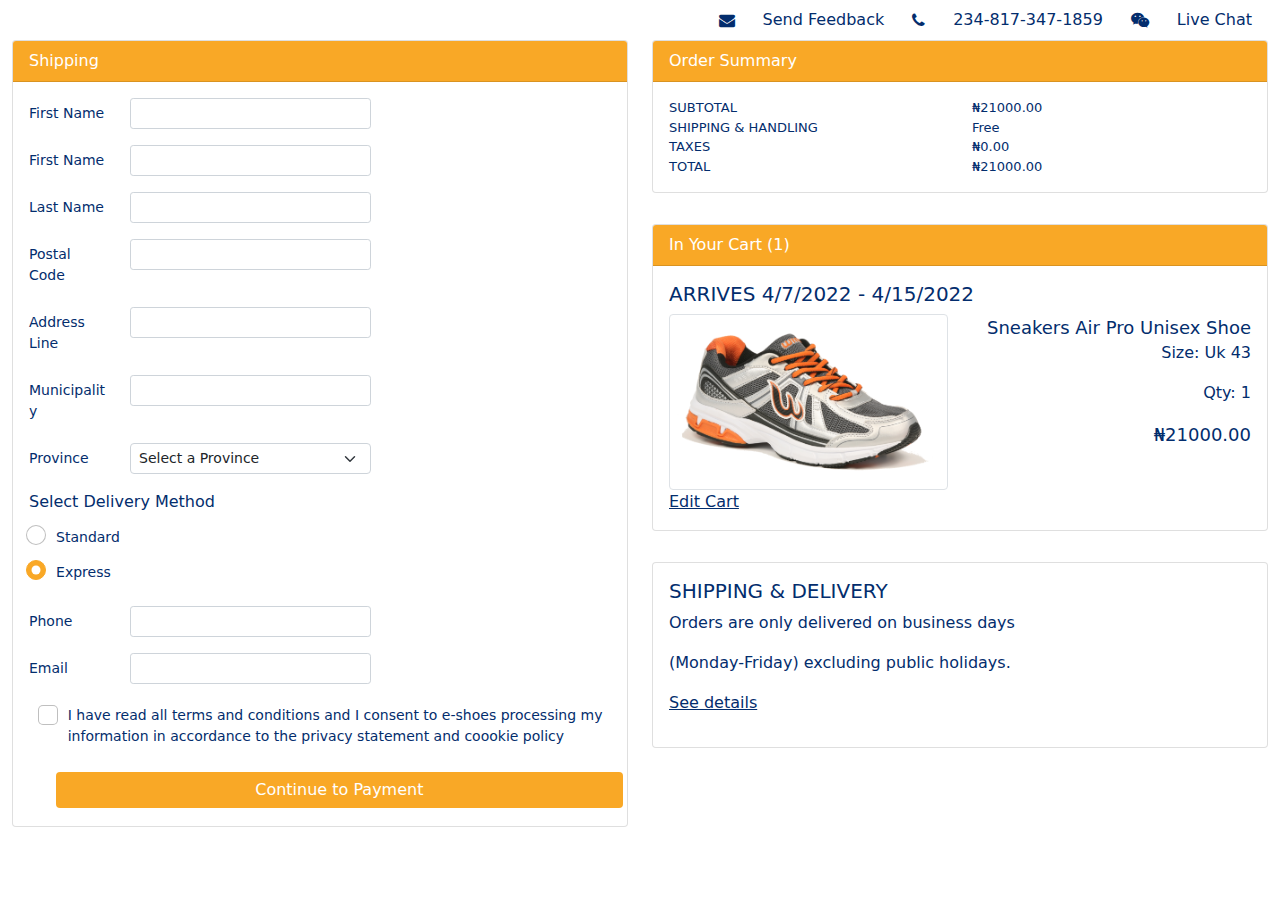
<file: checkout.html>
<!doctype html>
<html lang="en">
    <head>
        <link rel="stylesheet" href="https://cdnjs.cloudflare.com/ajax/libs/font-awesome/4.7.0/css/font-awesome.min.css">
        <link href="./assets/css/bootstrap-grid.min.css" rel="stylesheet">
        <link href="./assets/css/bootstrap.min.css" rel="stylesheet">
        <link href="./assets/css/checkout.css" rel="stylesheet" >
        <link rel="icon" href="" type="image/icon type">
        <link rel="stylesheet" href="https://cdnjs.cloudflare.com/ajax/libs/font-awesome/4.7.0/css/font-awesome.min.css">
    
        <title>
         Checkout
        </title>
        </head>
        <body>
             <!-- Option 1: Bootstrap Bundle with Popper -->
            <script src="./assets/js/bootstrap.js"></script>
            <script src="https://cdn.jsdelivr.net/npm/@popperjs/core@2.10.2/dist/umd/popper.min.js"></script>
           
            <div class="container-fluid">
                <!-- For top display Menu-->
                <div class="row topnav">
                    <ul class="nav justify-content-end">
                        <span class="input-group-text" id="basic-addon1"><i class="fa fa-envelope icon"></i></span>
                        <li class="nav-item">
                          <a class="nav-link"href="#">Send Feedback</a>
                        </li>
                        <span class="input-group-text" id="basic-addon1"><i class="fa fa-phone icon"></i></span>
                        <li class="nav-item">
                          <a class="nav-link" href="#">234-817-347-1859</a>
                        </li>
                        <span class="input-group-text" id="basic-addon1"><i class="fa fa-wechat icon"></i></span>
                        <li class="nav-item">
                          <a class="nav-link" href="#">Live Chat</a>
                        </li>
                      </ul>
                </div>
                
                <!--for body content-->
              <div class="row">
                  <div class= "col-lg-6 shippin details">

                      <!--panel form for shipping-->
                    <div class="card">
                        <div class="card-header">
                          Shipping
                        </div>
                        <div class="card-body">
                          <blockquote class="blockquote mb-0">
                              <form  method="POST" action="pay.html">
                            <div class="row mb-3">
                                <label for="colFormLabelSm" class="col-sm-2 col-form-label col-form-label-sm">First Name</label>
                                <div class="col-sm-10">
                                  <input type="text" class="form-control form-control-sm">
                                </div>
                            </div>

                                <div class="row mb-3">
                                    <label for="colFormLabelSm" class="col-sm-2 col-form-label col-form-label-sm">First Name</label>
                                    <div class="col-sm-10">
                                      <input type="text" class="form-control form-control-sm">
                                    </div>
                                </div>

                                    <div class="row mb-3">
                                        <label for="colFormLabelSm" class="col-sm-2 col-form-label col-form-label-sm">Last Name</label>
                                        <div class="col-sm-10">
                                          <input type="text" class="form-control form-control-sm">
                                        </div>
                                    </div>

                                        <div class="row mb-3">
                                            <label for="colFormLabelSm" class="col-sm-2 col-form-label col-form-label-sm">Postal Code</label>
                                            <div class="col-sm-10">
                                              <input type="text" class="form-control form-control-sm">
                                            </div>
                                        </div>

                                            <div class="row mb-3">
                                                <label for="colFormLabelSm" class="col-sm-2 col-form-label col-form-label-sm">Address Line</label>
                                                <div class="col-sm-10">
                                                  <input type="text" class="form-control form-control-sm">
                                                </div>
                                            </div>

                                                    <div class="row mb-3">
                                                        <label for="colFormLabelSm" class="col-sm-2 col-form-label col-form-label-sm">Municipality</label>
                                                        <div class="col-sm-10">
                                                          <input type="text" class="form-control form-control-sm">
                                                        </div>
                                                    </div>

                                                        <div class="row mb-3">
                                                            <label for="colFormLabelSm" class="col-sm-2 col-form-label col-form-label-sm">Province</label>
                                                            <div class="col-sm-10">
                                                                <select class="form-select form-select-sm" aria-label=".form-select-sm example">
                                                                    <option selected>Select a Province</option>
                                                                    <option value="1">FCT</option>
                                                                    <option value="2">Lagos</option>
                                                                    <option value="3">Port Harcourt</option>
                                                                  </select>
                                                            </div>
                                                        </div>

                                                        <div class="row mb-3">
                                                            <label class="selectdelivery">Select Delivery Method</label>
                                                            <br>
                                                            <div class="form-check">
                                                                <input class="form-check-input" type="radio" name="flexRadioDefault" id="flexRadioDefault1">
                                                                <label class="form-check-label col-form-label-sm" for="flexRadioDefault1">
                                                                  Standard
                                                                </label>
                                                              </div>
                                                              <div class="form-check">
                                                                <input class="form-check-input" type="radio" name="flexRadioDefault" id="flexRadioDefault2" checked>
                                                                <label class="form-check-label col-form-label-sm" for="flexRadioDefault2">
                                                                  Express
                                                                </label>
                                                              </div>
                                                        </div>

                                                        <div class="row mb-3">
                                                        <label for="colFormLabelSm" class="col-sm-2 col-form-label col-form-label-sm">Phone</label>
                                                        <div class="col-sm-10">
                                                          <input type="text" class="form-control form-control-sm">
                                                        </div>
                                                    </div>

                                                    <div class="row mb-3">
                                                        <label for="colFormLabelSm" class="col-sm-2 col-form-label col-form-label-sm">Email</label>
                                                        <div class="col-sm-10">
                                                          <input type="email" class="form-control form-control-sm">
                                                        </div>
                                                    </div>

                                                    <div class="form-check">
                                                        <input class="form-check-input" type="checkbox" value="" id="flexCheckDefault">
                                                        <label class="form-check-label col-form-label-sm" for="flexCheckDefault">
                                                          I have read all terms and conditions and I consent to e-shoes processing my information in accordance
                                                          to the privacy statement and coookie policy
                                                        </label>

                                                        <div class="row submitbtn">
                                                            <button type="submit" class="btn btn-primary">Continue to Payment</button>
                                                        </div>
                                               
                                            </form>
                          </blockquote>
                        </div>
                      </div>
                 </div>
                 <div class="col-lg-6 productsummary">

                     <!--panel for order summary-->
                    <div class="card">
                        <div class="card-header">
                          Order Summary
                        </div>
                        <div class="card-body">
                          <blockquote class="blockquote mb-0">

                            <!--for oder summary-->
                            <div class="row one">
                                <div class= "col-lg-6">
                                    SUBTOTAL
                                </div>
                                <div class= "col-lg-6 ">
                                    ₦21000.00
                                </div>
                            </div>
                            <div class="row two">
                                <div class= "col-lg-6 shippin details">
                                    SHIPPING & HANDLING
                                </div>
                                <div class= "col-lg-6 shippin details">
                                    Free
                                </div>
                            </div>
                            <div class="row three">
                                <div class= "col-lg-6 shippin details">TAXES</div>
                                <div class= "col-lg-6 shippin details">
                                    ₦0.00
                                </div>
                            </div>
                            <div class="row four">
                                <div class= "col-lg-6 shippin details">
                                    TOTAL
                                </div>
                                <div class= "col-lg-6 shippin details">
                                    ₦21000.00 
                                </div>
                            </div>

                          </blockquote>
                        </div>
                      </div>

                      <!--panel for cart summary-->
                      <div class="card cartsummary">
                        <div class="card-header">
                          In Your Cart (1)
                        </div>
                        <div class="card-body">

                            <!--for shoe image-->
                          <blockquote class="blockquote mb-0">
                            <div class="row date">
                            <h5>ARRIVES 4/7/2022 - 4/15/2022</h5>
                            </div>
                            
                            <div class="row order details">
                                <div class= "col-lg-6 orderimg">
                                    <img src="./assets/images/Sketchers.png" class="img-thumbnail" alt="Image not available">
                                </div>
                                <div class= "col-lg-6 orderdetails">
                                   Sneakers Air Pro Unisex Shoe
                                   <p>Size: Uk 43</p>
                                   <p>Qty: 1</p>
                                   ₦21000.00                                   
                                </div>

                            </div>

                            <div class="row orderend">
                                <a href="#" class="editcart">Edit Cart</a>
                            </div>
                           
                          </blockquote>
                        </div>
                      </div>

                       <!--Shipping information delivery days-->
                      <div class="card shipinfo">
                        <div class="card-body">
                          <blockquote class="blockquote mb-0">
                            <div class="row shipheader">
                                <h5>SHIPPING & DELIVERY</h5>
                                <p>Orders are only delivered on business days</p>
                                <p>(Monday-Friday) excluding public holidays.</p>
                                <p><a href="#" class="seedetails">See details</a></p>
                            </div>
                          </blockquote>
                        </div>
                      </div>
                 </div>
            </body>
</html>
</file>
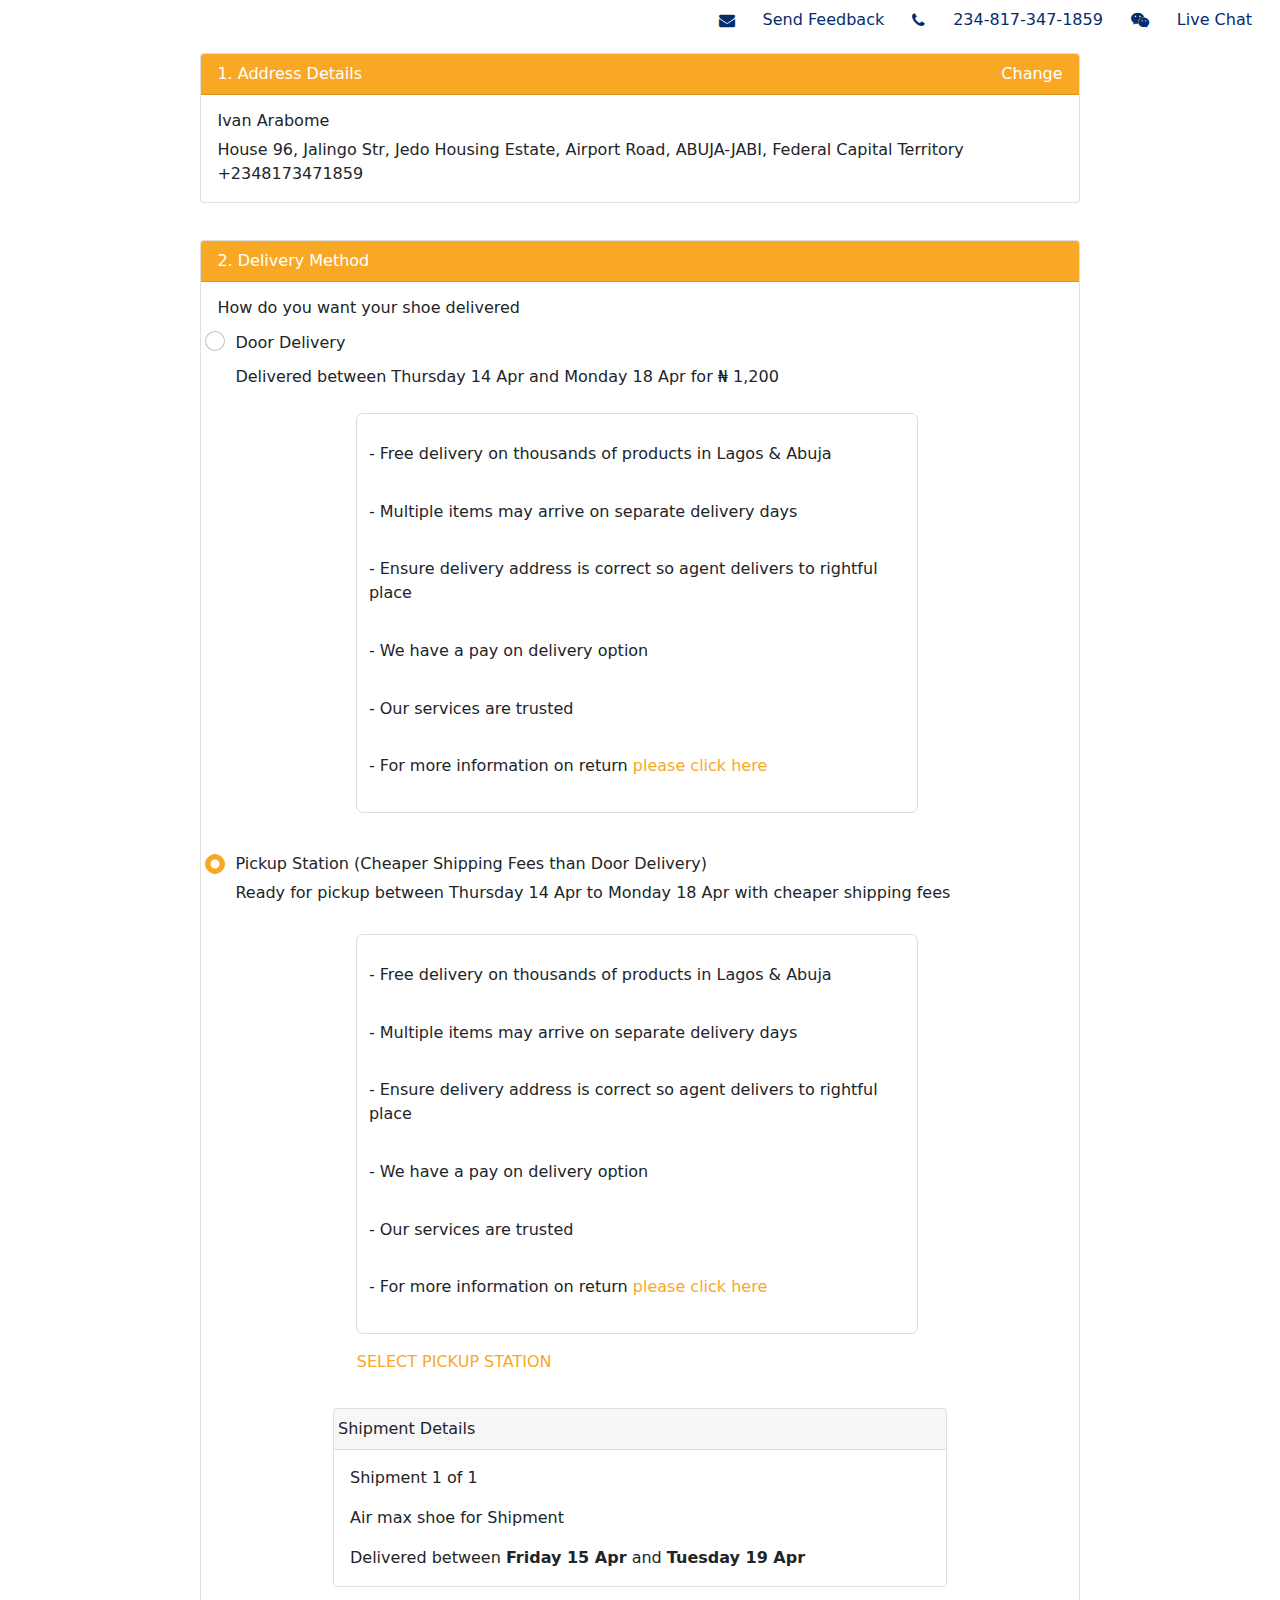
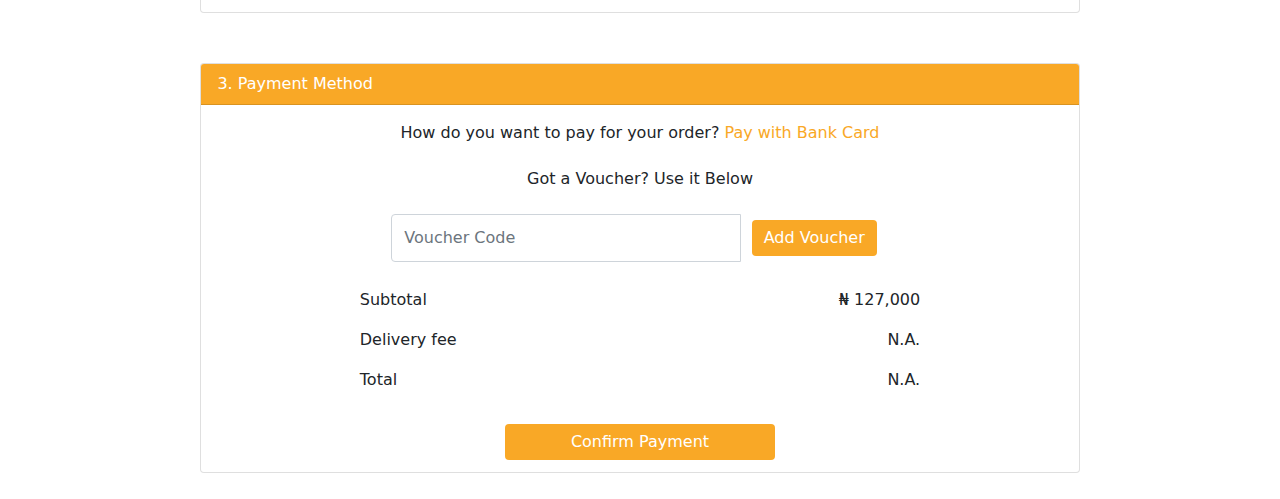
<file: pay.html>
<!doctype html>
<html lang="en">
    <head>
        <link rel="stylesheet" href="https://cdnjs.cloudflare.com/ajax/libs/font-awesome/4.7.0/css/font-awesome.min.css">
        <link href="./assets/css/bootstrap-grid.min.css" rel="stylesheet">
        <link href="./assets/css/bootstrap.min.css" rel="stylesheet">
        <link href="./assets/css/pay.css" rel="stylesheet" >
        <link rel="stylesheet" href="https://cdnjs.cloudflare.com/ajax/libs/font-awesome/4.7.0/css/font-awesome.min.css">
        <link rel="apple-touch-icon" href="assets/images/WebsiteIcon.png">
    <link rel="shortcut icon" type="image/x-icon" href="assets/images/WebsiteIcon.png">
        <title>
         Payment
        </title>
        </head>
        <body>
             <!-- Option 1: Bootstrap Bundle with Popper -->
             <script src="./assets/js/bootstrap.js"></script>
            <script src="https://cdn.jsdelivr.net/npm/@popperjs/core@2.10.2/dist/umd/popper.min.js"></script>
    
            <div class="container-fluid">

                <!--For top menu-->
                <div class="row topnav">
                    <ul class="nav justify-content-end">
                        <span class="input-group-text" id="basic-addon1"><i class="fa fa-envelope icon"></i></span>
                        <li class="nav-item">
                          <a class="nav-link"href="#">Send Feedback</a>
                        </li>
                        <span class="input-group-text" id="basic-addon1"><i class="fa fa-phone icon"></i></span>
                        <li class="nav-item">
                          <a class="nav-link" href="#">234-817-347-1859</a>
                        </li>
                        <span class="input-group-text" id="basic-addon1"><i class="fa fa-wechat icon"></i></span>
                        <li class="nav-item">
                          <a class="nav-link" href="#">Live Chat</a>
                        </li>
                      </ul>
                </div>

                  <div class="row">

                    <!--Checkout-->
                      <div class="col-lg-12 checkout">

                          <!--card for address details-->
                        <div class="card address">
                        <div class="card-header addrdetials">
                            <div class="row">
                             <div class="col-lg-6">
                               1. Address Details
                             </div>
                                <div class="col-lg-6 changelink">
                                    <a class="change" href="checkout.html" class="a">Change</a>
                                 </div>
                             
                            </div>
                            </div>

                            <!--content for adress details-->
                            <div class="card-body">
                              <blockquote class="blockquote mb-0">
                                  <div class="row">
                                    <h6>Ivan Arabome</h6>
                                  </div>
                                  <div class="row addrdetialscontent">
                                    House 96, Jalingo Str, Jedo Housing Estate, Airport Road, ABUJA-JABI, Federal Capital Territory
                                    +2348173471859
                                  </div>
                              </blockquote>
                            </div>
                          </div>

                          <!--Delivery Method-->
                          <div class="card delivery">
                            <div class="card-header deliverymethod">
                                  2. Delivery Method
                                </div>
                                <div class="card-body">
                                  <blockquote class="blockquote mb-0">
                                      <div class="row">
                                        <h6>How do you want your shoe delivered</h6>
                                      </div>
                                      <div class="row">

                                        <!--for radio button option on which delivery option user wants -->
                                        <div class="row mb-3">

                                          <!--row for Door Delivery information-->
                                          <div class="form-check">
                                              <input class="form-check-input" type="radio" name="flexRadioDefault" id="flexRadioDefault1">
                                              <label class="form-check-label col-form-label-sm" for="flexRadioDefault1">
                                                <h6>Door Delivery</h6>
                                              </label>
                                              <p>Delivered between Thursday 14 Apr and Monday 18 Apr for ₦ 1,200</p>
                                              <div class="row doordeliveryinfo">
                                                <div class="row content">
                                                <p>- Free delivery on thousands of products in Lagos & Abuja</p>
                                                <p>- Multiple items may arrive on separate delivery days</p>
                                                <p>- Ensure delivery address is correct so agent delivers to rightful place</p>
                                                <p>- We have a pay on delivery option</p>
                                                <p>- Our services are trusted</p>
                                                <p>- For more information on return&nbsp;<a class="clickhere" href="#">please click here</a></p>
                                                 </div>
                                              </div>
                                            </div>

                                            <!--row for pickupstation information-->
                                            <div class="form-check pickup">
                                              <input class="form-check-input" type="radio" name="flexRadioDefault" id="flexRadioDefault2" checked>
                                              <label class="form-check-label col-form-label-sm" for="flexRadioDefault2">
                                               <h6> Pickup Station (Cheaper Shipping Fees than Door Delivery)</h6>
                                                <p>Ready for pickup between Thursday 14 Apr to Monday 18 Apr with cheaper shipping fees</p>
                                              </label>
                                              <!--row for pickupstation information-->
                                              <div class="row pickupstationinfo">
                                                <div class="row content">
                                                <p>- Free delivery on thousands of products in Lagos & Abuja</p>
                                                <p>- Multiple items may arrive on separate delivery days</p>
                                                <p>- Ensure delivery address is correct so agent delivers to rightful place</p>
                                                <p>- We have a pay on delivery option</p>
                                                <p>- Our services are trusted</p>
                                                <p>- For more information on return&nbsp;<a class="clickhere "href="#">please click here</a></p>
                                              </div>
                                            </div>

                                              <!--display modal for pickupsation-->
                                              <div class="row selectpickup">
                                                <a class= "selectpickup" href="#">SELECT PICKUP STATION</a>
                                              </div>
                                            </div>
                                      </div>
                                      </div>
                                  </blockquote>
                                </div>

                                
                                <!--SHIPMENT DETAILS-->
                              <div class="card shipdetails">
                                <div class="card-header">
                                  <div class="row">
                                    Shipment Details
                                  </div>
                                  </div>
                                <div class="card-body">
                                  <blockquote class="blockquote mb-0">
                                    <p>Shipment 1 of 1</p>
                                    <p>Air max shoe for Shipment</p>
                                    <p>Delivered between <b>Friday 15 Apr</b> and <b>Tuesday 19 Apr</b></p>
                                    
                                  </blockquote>
                                </div>
                              </div>

                              

                      
                      </div>
                      </div>

                      
                      </div>
                                <!--PAYMENT-->
                      <div class="card payment">
                        <div class="card-header paymentmethod">
                            3. Payment Method
                          </div>
                        <div class="card-body">
                          <blockquote class="blockquote mb-0">
                              

                            <!-- first row for how user wants to pay-->
                            <div class="row bankpay">
                              <p>How do you want to pay for your order?&nbsp;<a data-bs-target="#exampleModal" data-bs-toggle="modal" class="bank" href="#">Pay with Bank Card</a></p>
                              
                              <!--modal will display allowing user to input card details-->

                              <div class="modal fade" id="exampleModal" tabindex="-1" aria-labelledby="exampleModalLabel" aria-hidden="true">
                                <div class="modal-dialog modal-dialog-centered">
                                  <div class="modal-content">
                                    <div class="modal-header">
                                      <h5 class="modal-title" id="exampleModalLabel">Pay with your MasterCard</h5>
                                      <button type="button" class="btn-close" data-bs-dismiss="modal" aria-label="Close"></button>
                                    </div>
                                    <div class="modal-body">
                                      <div class="input-group">
                                        <span class="input-group-text" id="basic-addon1"><i class="fa fa-id-card icon"></i></span>
                                        <input type="text" class="form-control" placeholder="XXXX-XXXX-XXXX-XXXX" aria-label="XXXX-XXXX-XXXX-XXXX" aria-describedby="basic-addon2">
                                      </div>

                                      <!--form inside modal for card details-->
                                      <div class="input-group">
                                        <span class="input-group-text" id="basic-addon1"><i class="fa fa-lock icon"></i></span>
                                        <input type="text" class="form-control" placeholder="CVV" aria-label="CVV" aria-describedby="basic-addon2">
                                      </div>
                                      <div class="input-group">
                                        <span class="input-group-text" id="basic-addon1"><i class="fa fa-calendar icon"></i></span>
                                        <input type="text" class="form-control" placeholder="Valid Thru" aria-label="Validthru" aria-describedby="basic-addon2">
                                      </div>
                                    </div>
                                    <div class="modal-footer">
                                      <button type="button" class="btn btn-primary recoverylink">Pay Now</button>
                                    </div>
                                  </div>
                                </div>
                              </div>
                              
                            </div>

                            <!--for voucher code-->
                            <div class="row voucher">
                              <h6>Got a Voucher? Use it Below</h6>
                              <div class="input-group">
                                <input type="text" class="form-control" placeholder="Voucher Code" aria-label="Voucher Code" aria-describedby="basic-addon2">
                                <span class="input-group-text" id="basic-addon1"><button type="submit" class="btn btn-primary">Add Voucher</button></span>
                              </div>
                            </div>

                            <!--for total payment to be made-->
                            <div class="row">
                              <div class="row ordertotal">
                                <div class="col-lg-6"><p>Subtotal</p></div>
                                <div class="col-lg-6 figure"><p>₦ 127,000</p></div>
                                </div>
                                <div class="row deliverytotal">
                                  <div class="col-lg-6"><p>Delivery fee</p></div>
                                <div class="col-lg-6 figure"><p>N.A.</p></div>
                                </div>
                                <div class="row overalltotal">
                                  <div class="col-lg-6"><p>Total</p></div>
                                <div class="col-lg-6 figure"><p>N.A.</p></div>
                                </div>
                                </div>
                            </div>

                            <!--for button to pay-->
                            <div class="row">
                              <button type="button" class="btn btn-primary continuepay">Confirm Payment</button>
                            </div>
                           
                          </blockquote>
                        </div>
                  </div>
            </body>
</html>
</file>
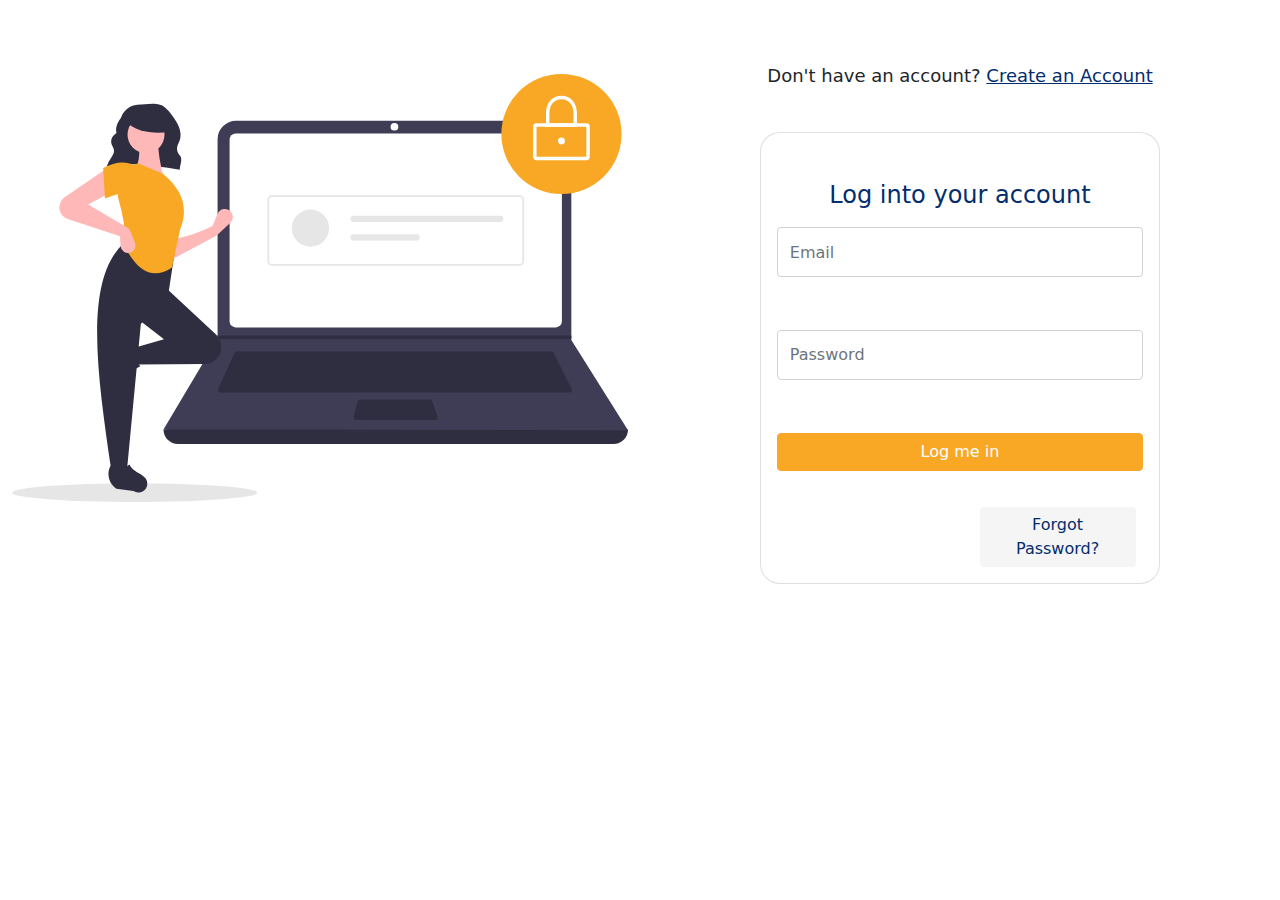
<file: signin.html>
<!doctype html>
<html lang="en">
    <head>
        <link rel="stylesheet" href="https://cdnjs.cloudflare.com/ajax/libs/font-awesome/4.7.0/css/font-awesome.min.css">
        <link href="./assets/css/bootstrap-grid.min.css" rel="stylesheet">
        <link href="./assets/css/bootstrap.min.css" rel="stylesheet">
        <link href="./assets/css/signin.css" rel="stylesheet" >
        <link rel="icon" href="" type="image/icon type">
        <link rel="stylesheet" href="https://cdnjs.cloudflare.com/ajax/libs/font-awesome/4.7.0/css/font-awesome.min.css">
    
        <title>
         Sign In
        </title>
        </head>
        <body>
             <!-- Option 1: Bootstrap Bundle with Popper -->
            <script src="./assets/js/bootstrap.js"></script>
            <script src="https://cdn.jsdelivr.net/npm/@popperjs/core@2.10.2/dist/umd/popper.min.js"></script>
           
            <div class="container-fluid">
              <div class="row">
                  <div class="col-lg-6 bgimage"> 
                      <img src="./assets/images/undraw_secure_login_pdn4.svg" class="img-fluid" alt="Not Responding">
                </div>
                  <div class="col-lg-6 .loginscrn ">
                    <p>Don't have an account? <a href="../signup.html">Create an Account</a></p>
                    <div class="card">
                        <div class="card-body">
                          <div class="row heading">
                            <h3 class="logintxt">Log into your account</h3>
                          </div>
                              <div class="input-group mb-3">
                                <input type="email" class="form-control ll" placeholder="Email" aria-label="Email" aria-describedby="basic-addon2">
                              </div>
                              <div class="input-group mb-3">
                                <input type="password" class="form-control li" placeholder="Password" aria-label="Password" aria-describedby="basic-addon2">
                              </div>
                              <div class="d-grid gap-2">
                                <button class="btn btn-primary mybtn" type="button">Log me in</button>
                              </div>
                              <div class="row forgot">

                                <!-- link to forgot password modal-->
                                <button type="button" class="btn btn-primary forgotpassbtn" data-bs-toggle="modal" data-bs-target="#exampleModal">
                                  Forgot Password?
                                </button>
                              </div>
                        </div>
                      </div>
                  </div>
                
            </div>
            </div>
            <!--modal page for forgot password-->
            <div class="modal fade" id="exampleModal" tabindex="-1" aria-labelledby="exampleModalLabel" aria-hidden="true">
              <div class="modal-dialog modal-dialog-centered">
                <div class="modal-content">
                  <div class="modal-header">
                    <h5 class="modal-title" id="exampleModalLabel">Recover Password</h5>
                    <button type="button" class="btn-close" data-bs-dismiss="modal" aria-label="Close"></button>
                  </div>
                  <div class="modal-body">
                    <div class="input-group">
                      <span class="input-group-text" id="basic-addon1"><i class="fa fa-envelope icon"></i></span>
                      <input type="text" class="form-control" placeholder="Email" aria-label="Email" aria-describedby="basic-addon2">
                    </div>
                  </div>
                  <div class="modal-footer">
                    <button type="button" class="btn btn-primary recoverylink">Send a Recovery Link</button>
                  </div>
                </div>
              </div>
            </div>
            </body>
</html>
</file>
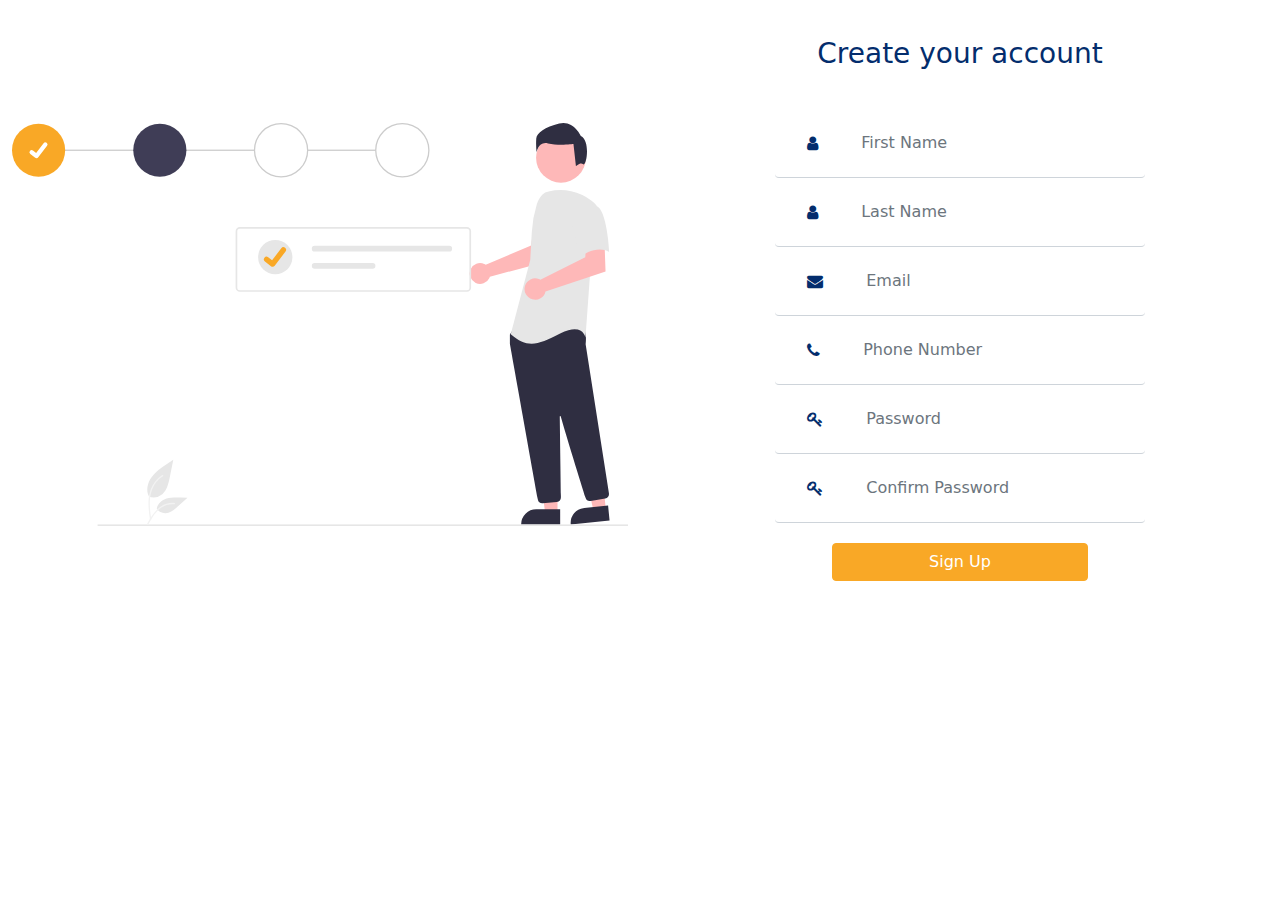
<file: signup.html>
<!doctype html>
<html lang="en">
    <head>
        <link rel="stylesheet" href="https://cdnjs.cloudflare.com/ajax/libs/font-awesome/4.7.0/css/font-awesome.min.css">
        <link href="./assets/css/bootstrap-grid.min.css" rel="stylesheet">
        <link href="./assets/css/bootstrap.min.css" rel="stylesheet">
        <link href="./assets/css/signup.css" rel="stylesheet" >
        <link rel="stylesheet" href="https://cdnjs.cloudflare.com/ajax/libs/font-awesome/4.7.0/css/font-awesome.min.css">
        <link rel="icon" href="" type="image/icon type">
    
        <title>
         Create account
        </title>
        </head>
        <body>
             <!-- Option 1: Bootstrap Bundle with Popper -->
             <script src="./assets/js/bootstrap.js"></script>
            <script src="https://cdn.jsdelivr.net/npm/@popperjs/core@2.10.2/dist/umd/popper.min.js"></script>
    
            <div class="container-fluid">
              <div class="row">
                  <div class="col-lg-6 bgimage"> 
                      <img src="./assets/images/undraw_fill_form_re_cwyf.svg" class="img-fluid" alt="Not Responding">
                </div>
                  <div class="col-lg-6 .loginscrn ">
                    <div class="row title"><h3 class="logintxt">Create your account</h3>
                    </div>
                           <!--row for form to fill-->
                            <div class="row createact">
                                <form>
                                  <div class="input-group">
                                    <span class="input-group-text" id="basic-addon1"><i class="fa fa-user icon"></i></span>
                                    <input type="text" class="form-control" placeholder="First Name" aria-label="First Name" aria-describedby="basic-addon2">
                                  </div>
                                  <div class="input-group">
                                    <span class="input-group-text" id="basic-addon1"><i class="fa fa-user icon"></i></span>
                                    <input type="text" class="form-control" placeholder="Last Name" aria-label="Last Name" aria-describedby="basic-addon2">
                                  </div>
                                  <div class="input-group">
                                    <span class="input-group-text" id="basic-addon1"><i class="fa fa-envelope icon"></i></span>
                                    <input type="email" class="form-control" placeholder="Email" aria-label="Email" aria-describedby="basic-addon2">
                                  </div>
                                  <div class="input-group">
                                    <span class="input-group-text" id="basic-addon1"><i class="fa fa-phone icon"></i></span>
                                    <input type="text" class="form-control" placeholder="Phone Number" aria-label="Phone Number" aria-describedby="basic-addon2">
                                  </div>
                                  <div class="input-group">
                                    <span class="input-group-text" id="basic-addon1"><i class="fa fa-key icon"></i></span>
                                    <input type="password" class="form-control" placeholder="Password" aria-label="Password" aria-describedby="basic-addon2">
                                  </div>
                                  <div class="input-group">
                                    <span class="input-group-text" id="basic-addon1"><i class="fa fa-key icon"></i></span>
                                    <input type="password" class="form-control" placeholder="Confirm Password" aria-label="Confirm Password" aria-describedby="basic-addon2">
                                  </div>
                                  <div class="row">
                                    <button class="btn btn-primary mybtn" type="button">Sign Up</button>
                                  </div>
                                </form>
                            </div>
                          </div>
                        </div>
                      </div>
                
            </body>
</html>
</file>
<file: assets/css/checkout.css>
/*FOR DESKTOP VERSION*/

/*for main body*/
.container-fluid
{
    height: auto;
}

/*TOP DISPLAY MENU*/

/*Remove span box from icons*/
.input-group-text
{
    background-color: white;
    border-left: none;
    border-top: none;
    border-right: none;
    border-bottom: none;
}

/*adding app font color to icons and nav menu list*/
.icon, .nav-link, .nav-link:hover
{
    color: #032D6D;
}

/*MAIN CONTENT*/

/*For card "SHIPPING "*/

/*card header background color*/
.card-header
{
    background-color: #F9A826;
    color: white;
}
/*changing form color for shipping*/
.col-form-label-sm, .selectdelivery, .form-check-label
{
    color: #032D6D;
}
/*reduce text field size*/
.form-control, .form-select
{
    width: 50%;
}
.form-control:focus
{
    box-shadow: none;
    outline: none;
    border-color: #F9A826;
}
/*changing font size and color for delivery method*/
.selectdelivery
{
    font-size: medium;
}

/*alligned radio button and check box*/

.form-check
{
    margin-left: 1.5%;
}
.form-check-input
{
    margin-right: 1.5%;
}
/*change radio button color and checkbox*/
.form-check-input:checked
{
    box-shadow: none;
    background-color: #F9A826;
    border-color: #F9A826;
}

/*style submit button flat and allign well*/
.btn-primary, .btn-primary:hover, .btn-primary:focus
{
    background-color: #F9A826;
    border: none;
    color: white;
    text-align: center;
    text-decoration: none;
    display: inline-block;
    font-size: 16px;
}

/*move checkout button down*/
.submitbtn
{
    margin-top: 20px;
}


/*For card "ORDER SUMMARY"*/
/*for font color and size*/
.one, .two, .three, .four
{
    color: #032D6D;
    font-size: small;
}
/*For card "IN YOUR CART"*/

/*move in your cart down a bit*/
.cartsummary
{
    margin-top: 5%;
}
/*for font color and size*/
.date, .orderdetails
{
    color: #032D6D;
}

.orderdetails
{
    font-size: large;
    text-align: right;
}

.editcart, .editcart:hover
{
    color: #032D6D;
    font-size: medium;
}

/*For card "Shipping information delivery days"*/

/*move ship info down a bit*/
.shipinfo
{
    margin-top: 5%;
}

/*for font color and size*/
.shipheader, .seedetails, .seedetails:hover
{
    color: #032D6D;
}
p
{
  font-size: medium;
}
</file>
<file: assets/css/pay.css>
/*FOR DESKTOP VERSION*/

/*for main body*/
.container-fluid
{
    
    height: auto;
    padding-bottom: 2%;
}

/*TOP DISPLAY MENU*/

/*Remove span box from icons*/
.input-group-text
{
    background-color: white;
    border-left: none;
    border-top: none;
    border-right: none;
    border-bottom: none;
}

/*adding app font color to icons and nav menu list*/
.icon, .nav-link, .nav-link:hover
{
    color: #032D6D;
}

/*give card address details header color, text color too for the header and other cards for delivery method and payment*/
.addrdetials, .deliverymethod, .paymentmethod
{
     background-color: #F9A826;
     color: white;
}
/*align change link on address details card to the right side of the header and giving it style*/
.change
{
    text-align: right;
}
.change, .change:hover
{
    color: white;
    text-decoration: none;
}
.changelink
{
    text-align: right;
}

/*reduce size width of all cards*/
.card
{
    width: 70%;
    margin-left: auto;
    margin-right: auto;
}
/*move address details card down a little*/
.address
{
    margin-top: 1%;
}
/*editing content for inside address details*/
.addrdetialscontent
{
    font-size: medium;
    margin-left: 0%;
}
/*move card for delivery method down a little*/
.delivery
{
    margin-top: 3%;
    padding-bottom: 2%;
}
/*make all delivery info font size using p tag medium*/
p
{
    font-size: medium;
}

/*styling for row holding content for door delivery and pickupstation*/

.doordeliveryinfo
{
    margin-top: 3%;
    width: 70%;
    margin-left: auto;
    margin-right: auto;
    height: 25rem;
    border-radius: 7px;
/*draw border around deliveryinfo and pickupstation info*/
    border:1px solid gainsboro;
}
.pickupstationinfo
{
    margin-top: 1%;
    width: 70%;
    margin-left: auto;
    margin-right: auto;
    height: 25rem;
    border-radius: 7px;
/*draw border around deliveryinfo and pickupstation info*/
    border:1px solid gainsboro;
}
/*to paragraph and align the information inside the deilvery info and pickupstsation row*/
.content
{
    margin-top: 5%;
}
/*move pickup form div downwards a bit to give it space*/
.pickup
{
    margin-top: 4%;

}
/*style radio button for type of delivery*/
.form-check-input:checked
{
    box-shadow: none;
    background-color: #F9A826;
    border-color: #F9A826;
}

/*style the please click here anchor*/
.clickhere
{
    color: #F9A826;
    text-decoration: none;
}
.clickhere:hover
{
    color: #F9A826;
}

/*style the select pickupstation link*/
.selectpickup
{
    font-size: medium;
    color: #F9A826;
    text-decoration: none;
    margin-top: 1%;
    margin-left: 7%;
}
.selectpickup:hover
{
    color: #F9A826;
}

/*styling total amount of product*/

/*reducing row width for total amount to be paid for product*/
.ordertotal
{
  margin-top: 3%;
}
.ordertotal, .overalltotal, .deliverytotal
{
    width: 70%;
    margin-left: auto;
    margin-right: auto;
}

/*aligning figure of amount on the right side of the row*/
.figure
{
    text-align: right;
}

/*STYLE FOR PAYMENT CARD*/
.payment
{
    margin-top: 4%;
    padding-bottom: 1%;
}

/*STYLING CONTENT FOR PAYMENT METHOD CARD*/
/*link for pay with card*/
.bank, .bank:hover
{
    font-size: medium;
    text-decoration: none;
    color: #F9A826;
}

/*for voucher code moving the row downwards a bit*/
.voucher
{
    margin-top: 1%;
    text-align: center;
}
.bankpay
{
    text-align: center;
}
/*for voucher textbox reducing width and adding border*/
.input-group
{
    width: 60%;
    margin-left: auto;
    margin-right: auto;
    margin-top: 2%
}
/*style button for voucher code and confirm payment btn*/
.btn-primary, .continuepay, .continuepay:focus
{
    background-color: #F9A826;
    color: white;
    border-color: #F9A826;
    border: none;
}
.btn-primary:hover, .btn-primary:focus
{
    background-color: #F9A826
}
.continuepay
{
    margin-left: auto;
    margin-right: auto;
    width: 30%;
}
/*giving textfield for voucher code border color when focused*/
.form-control:focus, .btn-primary:focus, .continuepay:focus
{
    border-color: #F9A826;
    
    box-shadow: none;
}
</file>
<file: assets/css/signin.css>
/*for desktop version*/
.container-fluid
{
    height: auto;
}

.bgimage, .loginscrn 
{
  height: auto;
}

.img-fluid
{
    margin-top: 12%;
}

/*For Login Panel*/

/*for button*/
.mybtn, .recoverylink
{
    background-color: #F9A826;
    border-color: #F9A826;
    margin-top: 0%;
}
.mybtn:hover, .mybtn:focus, .recoverylink:hover, .recoverylink:focus{
    color: #fff;
    background-color:darkorange;
    border-color: #F9A826;
    box-shadow: none;
    outline: none;
}
/*login panel border*/
.card
{
    width: 65%;
    height: auto;
    margin-left: auto;
    margin-right: auto;
    margin-top: 7%;
    border-radius: 20px;
}
.card-body
{
    margin-top: 8%;
}
/*for create account link on top of page*/
p
{
    margin-top: 10%;
    text-align: center;
    font-size: large;
}

/*for form*/
.ll, .li
{
    margin-bottom: 10%;
    height: 50px;

}

/*for the row holding the "log into my act" */
.heading
{
    margin-bottom: 10px;
}
/*for the "log into my act"*/
.logintxt
{
    font-size: x-large;
    text-align: center;
    color: #032D6D;
}
/*text boxes text input color*/
.email, .pass, .form-control, .cr, a, a:hover, .ll:hover, .li
{
    color: #032D6D;
    
}
.form-control:focus
{
    border-color: #F9A826;
    box-shadow: none;
}
/*FOR FORGOTTEN PASSWORD*/

/*button for it*/
.forgotpassbtn
{
    background-color: whitesmoke;
    border-top: none;
    border-bottom: none;
    border-left: none;
    border-right: none;
    color: #032D6D;
    width: 40%;
    margin-left: 55%;    
}
.forgotpassbtn:hover, .forgotpassbtn:focus
{
    background-color: whitesmoke;
    color: #032D6D;
    box-shadow: none;
    outline: none;
}
/*modal page for it*/


/*for forgot my password text*/
.forgot
{
    margin-top: 10%;

}
h5
{
    font-size: small;
    text-align: right;
}

/*for mobile version*/
@media screen and (max-width: 576px)
{
/*for log in panel*/
.card
{
    width: 100%;
    height: auto;
}
.forgot
{
    margin-bottom: 50%;

}
.loginscrn
{
    display: none;
}

}
</file>
<file: assets/css/signup.css>
/* for the create account h3 element to be dark blue*/
.title
{
    margin-top: 6%;
}
.logintxt
{
    color: #032D6D;
    text-align: center;
}

/*for backgorund image*/
.img-fluid
{
    margin-top: 20%;
}

/*for create account panel*/
.createact
{
  margin-top: 5%;
}

/*-----------FOR TEXTFIELD INPUT--------*/

/*give input box style*/
.form-control
{
    border-top-style: hidden;
    border-right-style: hidden;
    border-left-style: hidden;
    border-bottom-style: groove;   
}
.form-control:focus
{
    box-shadow: none;
    outline: none;
}
/*for the icons box*/
.input-group-text
{
    background-color: white;
    border-left-style: hidden;
    border-right-style:hidden ;
    border-top-style: hidden;
    border-bottom-style: groove;
    
}


/*for text field size*/
.input-group
{
    margin-bottom: none;
    width: 60%;
    margin-left: auto;
    margin-right: auto;

}

/*for sign up button*/
.mybtn
{
    background-color: #F9A826;
    border-color: #F9A826;
    margin-top: 3%;
    width: 40%;
    margin-left: auto;
    margin-right: auto;
}
.mybtn:hover{
    color: #fff;
    background-color:darkorange;
    border-color: #F9A826;
}

.icon
{
    padding: 20px;
    color: #032D6D;
}
</file>
